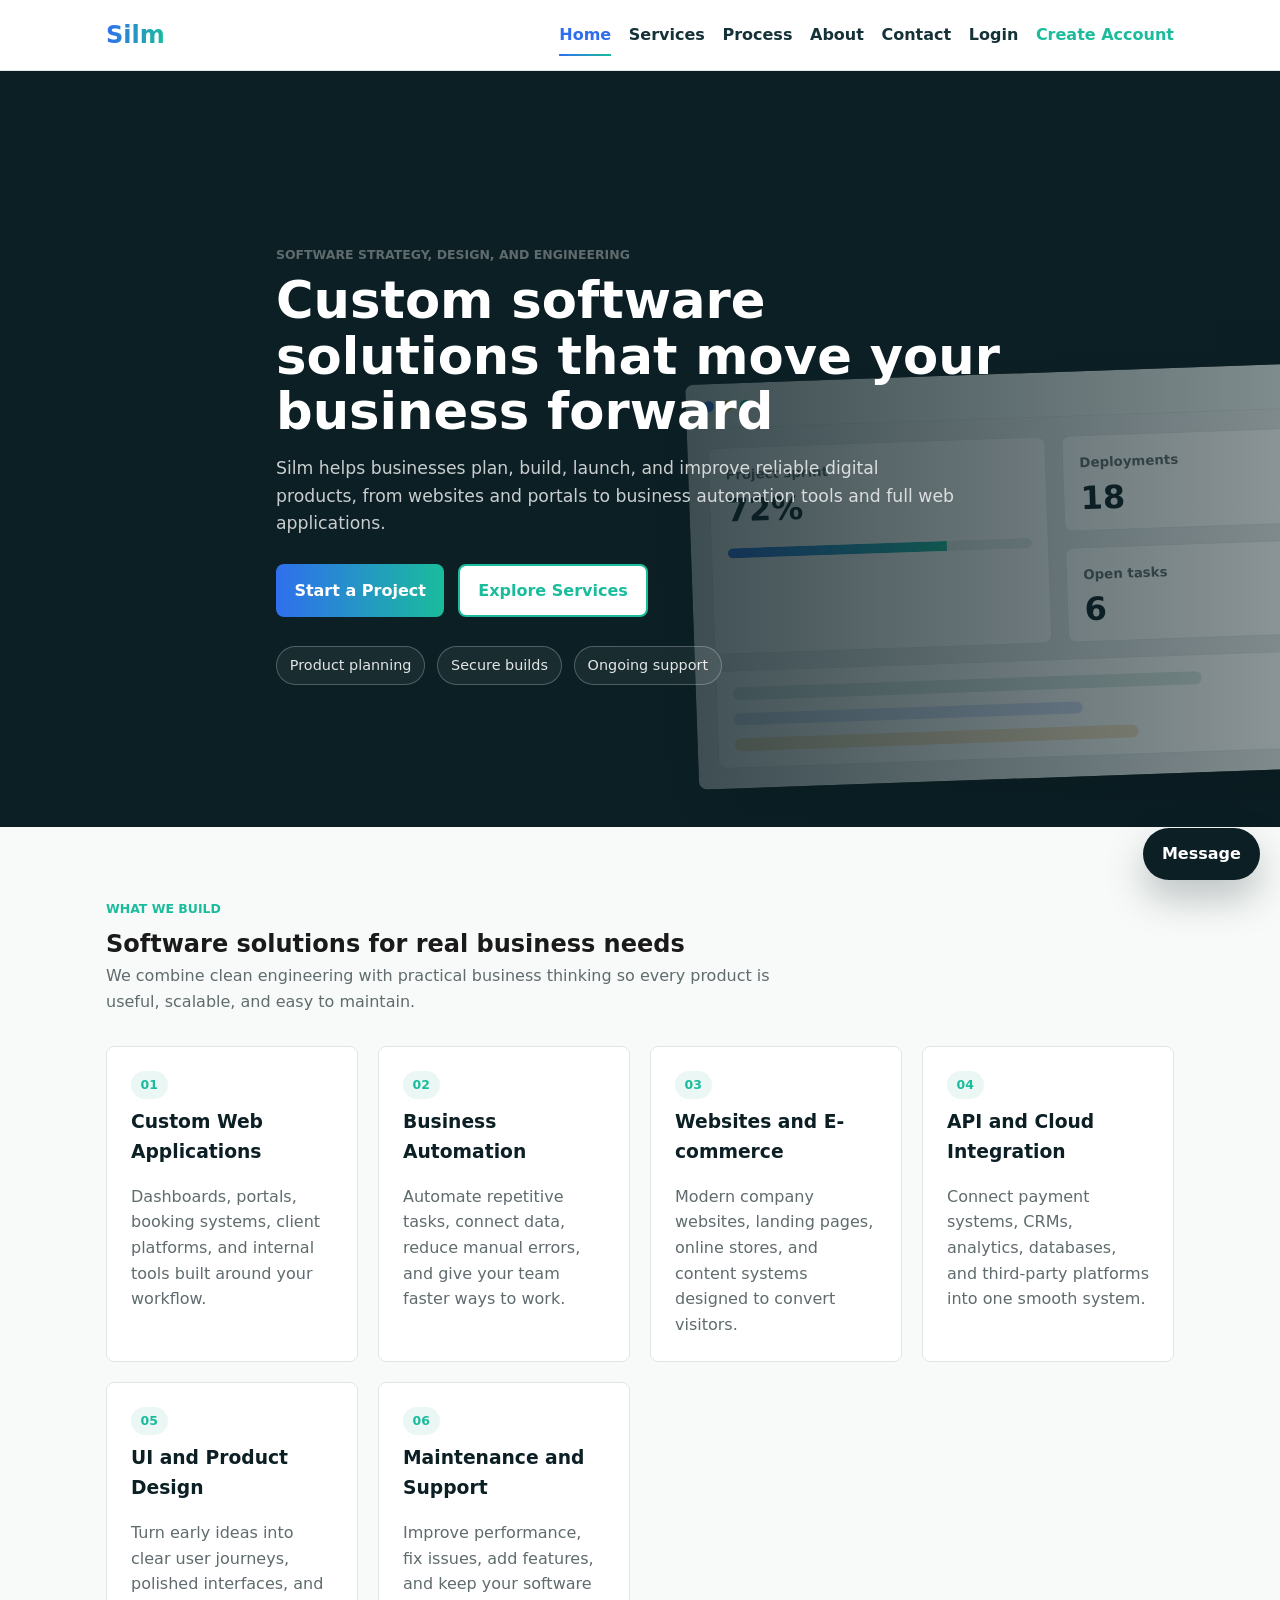
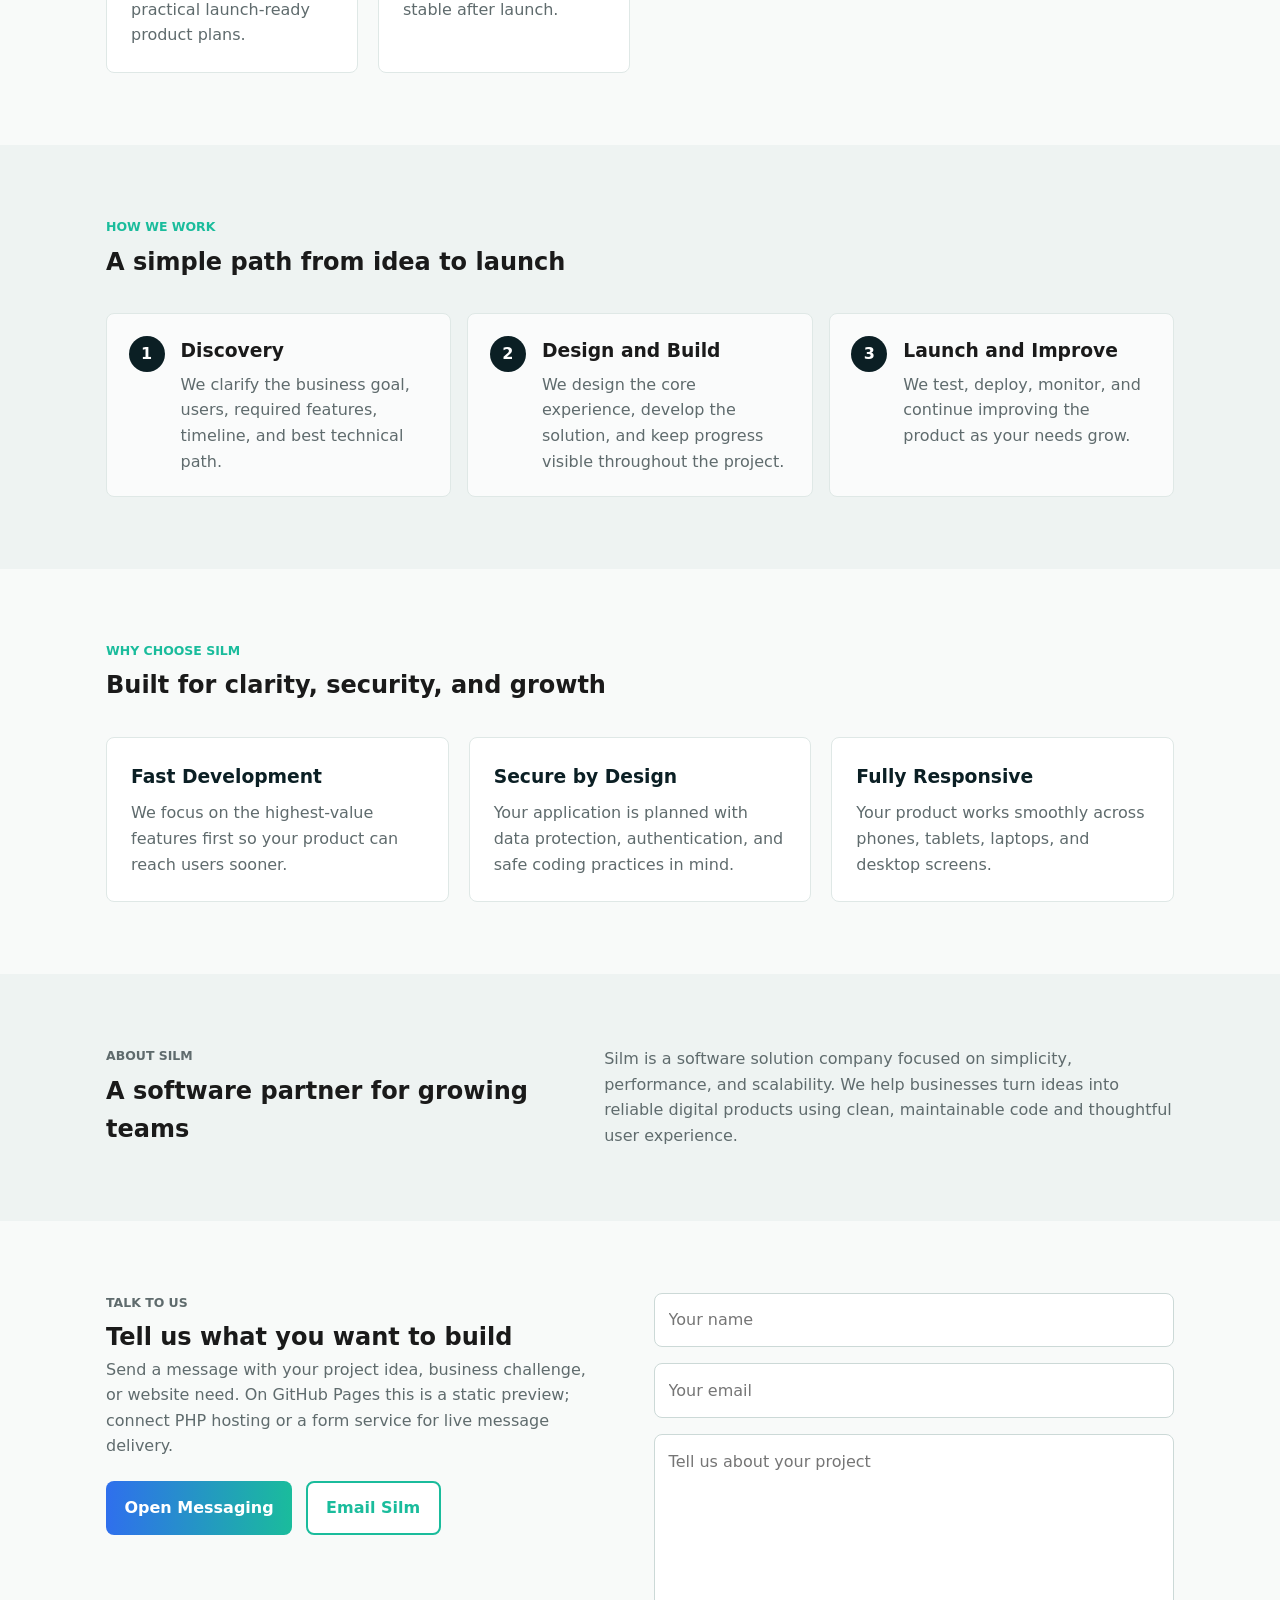
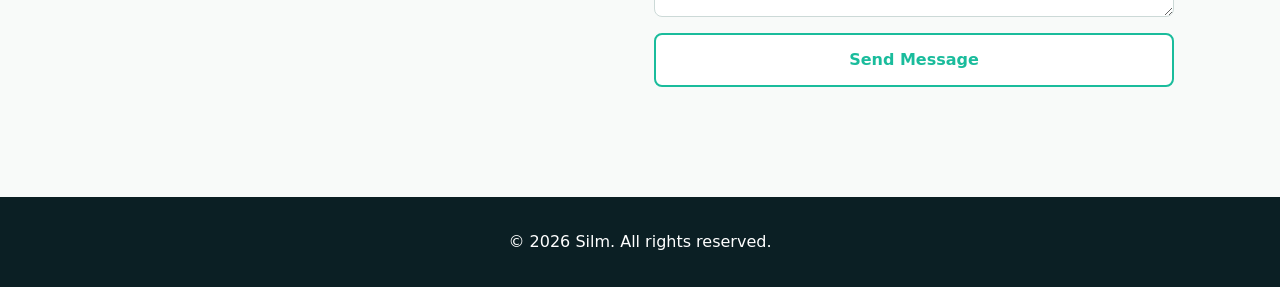
<file: index.html>
<!DOCTYPE html>
<html lang="en" data-static-site="true">
<head>
    <meta charset="UTF-8" />
    <meta name="viewport" content="width=device-width, initial-scale=1.0" />
    <title>Silm | Software Solutions Company</title>
    <link rel="stylesheet" href="styles.css" />
    <script src="script.js" defer></script>
</head>

<body>
<header class="header">
    <div class="container nav">
        <a href="#hero" class="logo-link" aria-label="Silm home">
            <h2 class="logo">Silm</h2>
        </a>

        <button class="hamburger" aria-label="Menu" aria-expanded="false">
            <span></span>
            <span></span>
            <span></span>
        </button>

        <nav>
            <ul class="nav-links">
                <li><a href="#hero">Home</a></li>
                <li><a href="#services">Services</a></li>
                <li><a href="#process">Process</a></li>
                <li><a href="#about">About</a></li>
                <li><a href="#contact">Contact</a></li>
                <li><a href="login.html" class="nav-auth">Login</a></li>
                <li><a href="account.html" class="nav-auth nav-auth-primary">Create Account</a></li>
            </ul>
        </nav>
    </div>
</header>

<div class="overlay"></div>

<main>
    <section id="hero" class="hero">
        <div class="hero-visual" aria-hidden="true">
            <div class="visual-window">
                <div class="window-bar">
                    <span></span>
                    <span></span>
                    <span></span>
                </div>
                <div class="visual-dashboard">
                    <div class="visual-panel visual-panel-large">
                        <small>Project sprint</small>
                        <strong>72%</strong>
                        <div class="progress-track"><span></span></div>
                    </div>
                    <div class="visual-panel">
                        <small>Deployments</small>
                        <strong>18</strong>
                    </div>
                    <div class="visual-panel">
                        <small>Open tasks</small>
                        <strong>6</strong>
                    </div>
                    <div class="visual-feed">
                        <span></span>
                        <span></span>
                        <span></span>
                    </div>
                </div>
            </div>
        </div>

        <div class="container hero-content">
            <p class="eyebrow">Software strategy, design, and engineering</p>
            <h1>Custom software solutions that move your business forward</h1>
            <p>
                Silm helps businesses plan, build, launch, and improve reliable digital products, from websites and portals to business automation tools and full web applications.
            </p>

            <div class="hero-actions">
                <button class="btn btn-primary" type="button" data-open-chat>Start a Project</button>
                <a class="btn btn-secondary" href="#services">Explore Services</a>
            </div>

            <div class="hero-proof" aria-label="Silm delivery strengths">
                <span>Product planning</span>
                <span>Secure builds</span>
                <span>Ongoing support</span>
            </div>
        </div>
    </section>

    <section id="services" class="section reveal">
        <div class="container">
            <div class="section-heading">
                <p class="eyebrow">What we build</p>
                <h2>Software solutions for real business needs</h2>
                <p>We combine clean engineering with practical business thinking so every product is useful, scalable, and easy to maintain.</p>
            </div>

            <div class="grid services-grid">
                <article class="card service-card reveal">
                    <span class="card-index">01</span>
                    <h3>Custom Web Applications</h3>
                    <p>Dashboards, portals, booking systems, client platforms, and internal tools built around your workflow.</p>
                </article>

                <article class="card service-card reveal">
                    <span class="card-index">02</span>
                    <h3>Business Automation</h3>
                    <p>Automate repetitive tasks, connect data, reduce manual errors, and give your team faster ways to work.</p>
                </article>

                <article class="card service-card reveal">
                    <span class="card-index">03</span>
                    <h3>Websites and E-commerce</h3>
                    <p>Modern company websites, landing pages, online stores, and content systems designed to convert visitors.</p>
                </article>

                <article class="card service-card reveal">
                    <span class="card-index">04</span>
                    <h3>API and Cloud Integration</h3>
                    <p>Connect payment systems, CRMs, analytics, databases, and third-party platforms into one smooth system.</p>
                </article>

                <article class="card service-card reveal">
                    <span class="card-index">05</span>
                    <h3>UI and Product Design</h3>
                    <p>Turn early ideas into clear user journeys, polished interfaces, and practical launch-ready product plans.</p>
                </article>

                <article class="card service-card reveal">
                    <span class="card-index">06</span>
                    <h3>Maintenance and Support</h3>
                    <p>Improve performance, fix issues, add features, and keep your software stable after launch.</p>
                </article>
            </div>
        </div>
    </section>

    <section id="process" class="section alt reveal">
        <div class="container">
            <div class="section-heading">
                <p class="eyebrow">How we work</p>
                <h2>A simple path from idea to launch</h2>
            </div>

            <div class="process-list">
                <article class="process-item">
                    <span>1</span>
                    <div>
                        <h3>Discovery</h3>
                        <p>We clarify the business goal, users, required features, timeline, and best technical path.</p>
                    </div>
                </article>

                <article class="process-item">
                    <span>2</span>
                    <div>
                        <h3>Design and Build</h3>
                        <p>We design the core experience, develop the solution, and keep progress visible throughout the project.</p>
                    </div>
                </article>

                <article class="process-item">
                    <span>3</span>
                    <div>
                        <h3>Launch and Improve</h3>
                        <p>We test, deploy, monitor, and continue improving the product as your needs grow.</p>
                    </div>
                </article>
            </div>
        </div>
    </section>

    <section id="features" class="section reveal">
        <div class="container">
            <div class="section-heading">
                <p class="eyebrow">Why choose Silm</p>
                <h2>Built for clarity, security, and growth</h2>
            </div>

            <div class="grid">
                <article class="card reveal">
                    <h3>Fast Development</h3>
                    <p>We focus on the highest-value features first so your product can reach users sooner.</p>
                </article>

                <article class="card reveal">
                    <h3>Secure by Design</h3>
                    <p>Your application is planned with data protection, authentication, and safe coding practices in mind.</p>
                </article>

                <article class="card reveal">
                    <h3>Fully Responsive</h3>
                    <p>Your product works smoothly across phones, tablets, laptops, and desktop screens.</p>
                </article>
            </div>
        </div>
    </section>

    <section id="about" class="section alt reveal">
        <div class="container about-layout">
            <div>
                <p class="eyebrow">About Silm</p>
                <h2>A software partner for growing teams</h2>
            </div>
            <p>
                Silm is a software solution company focused on simplicity, performance, and scalability. We help businesses turn ideas into reliable digital products using clean, maintainable code and thoughtful user experience.
            </p>
        </div>
    </section>

    <section id="contact" class="section reveal">
        <div class="container contact-layout">
            <div class="contact-copy">
                <p class="eyebrow">Talk to us</p>
                <h2>Tell us what you want to build</h2>
                <p>
                    Send a message with your project idea, business challenge, or website need. On GitHub Pages this is a static preview; connect PHP hosting or a form service for live message delivery.
                </p>
                <div class="contact-actions">
                    <button class="btn btn-primary" type="button" data-open-chat>Open Messaging</button>
                    <a class="btn btn-secondary" href="mailto:hello@silm.com">Email Silm</a>
                </div>
            </div>

            <form action="#" method="POST" class="form contact-form" data-async-contact>
                <input type="hidden" name="source" value="contact_form" />
                <input type="text" name="company" class="hidden-field" tabindex="-1" autocomplete="off" />
                <input type="text" name="name" placeholder="Your name" required />
                <input type="email" name="email" placeholder="Your email" required />
                <textarea name="message" rows="6" placeholder="Tell us about your project" required></textarea>
                <button class="btn btn-secondary" type="submit">Send Message</button>
                <p class="form-message" aria-live="polite"></p>
            </form>
        </div>
    </section>
</main>

<div class="chat-widget" id="message">
    <button class="chat-launcher" type="button" data-open-chat aria-label="Open messaging" aria-expanded="false">
        <span class="chat-launcher-icon">Message</span>
    </button>

    <section class="chat-panel" aria-label="Silm messaging panel" hidden>
        <div class="chat-header">
            <div>
                <p class="eyebrow">Silm messaging</p>
                <h2>Project conversation</h2>
                <p class="chat-presence">Messages stay here on this device.</p>
            </div>
            <div class="chat-header-actions">
                <button class="chat-clear" type="button" data-clear-chat>Clear</button>
                <button class="chat-close" type="button" aria-label="Close messaging">Close</button>
            </div>
        </div>

        <div class="chat-thread" aria-live="polite" data-chat-thread></div>

        <div class="quick-prompts" aria-label="Quick project prompts">
            <button type="button" data-chat-prompt="I need a company website for my business.">Company website</button>
            <button type="button" data-chat-prompt="I need a custom web application or dashboard.">Web application</button>
            <button type="button" data-chat-prompt="I want to automate part of my business workflow.">Automation</button>
        </div>

        <form action="#" method="POST" class="chat-form" data-chat-form>
            <input type="hidden" name="source" value="website_chat" />
            <input type="hidden" name="conversation_id" value="" />
            <input type="text" name="company" class="hidden-field" tabindex="-1" autocomplete="off" />
            <input type="file" class="hidden-field" data-chat-file accept="audio/*,video/*" />
            <p class="chat-profile-note">Static preview: messages are saved in this browser unless you connect a backend.</p>
            <div class="chat-field-row">
                <input type="text" name="name" placeholder="Name" required />
                <input type="email" name="email" placeholder="Email" required />
            </div>
            <select name="topic" aria-label="Project type">
                <option value="General project">General project</option>
                <option value="Website">Website</option>
                <option value="Web application">Web application</option>
                <option value="Automation">Automation</option>
                <option value="Support">Support</option>
            </select>
            <div class="chat-attachment-preview" data-attachment-preview hidden></div>
            <div class="chat-composer">
                <div class="chat-input-shell">
                    <button class="chat-tool-button" type="button" data-attach-media aria-label="Attach audio or video">+</button>
                    <textarea name="message" rows="1" placeholder="Message"></textarea>
                    <button class="chat-tool-button" type="button" data-record-voice aria-label="Record voice message">Mic</button>
                </div>
                <button class="chat-send-button" type="submit" aria-label="Send message">Send</button>
            </div>
            <p class="chat-status" aria-live="polite"></p>
        </form>
    </section>
</div>

<footer class="footer">
    <div class="container">
        <p>&copy; 2026 Silm. All rights reserved.</p>
    </div>
</footer>
</body>
</html>
</file>
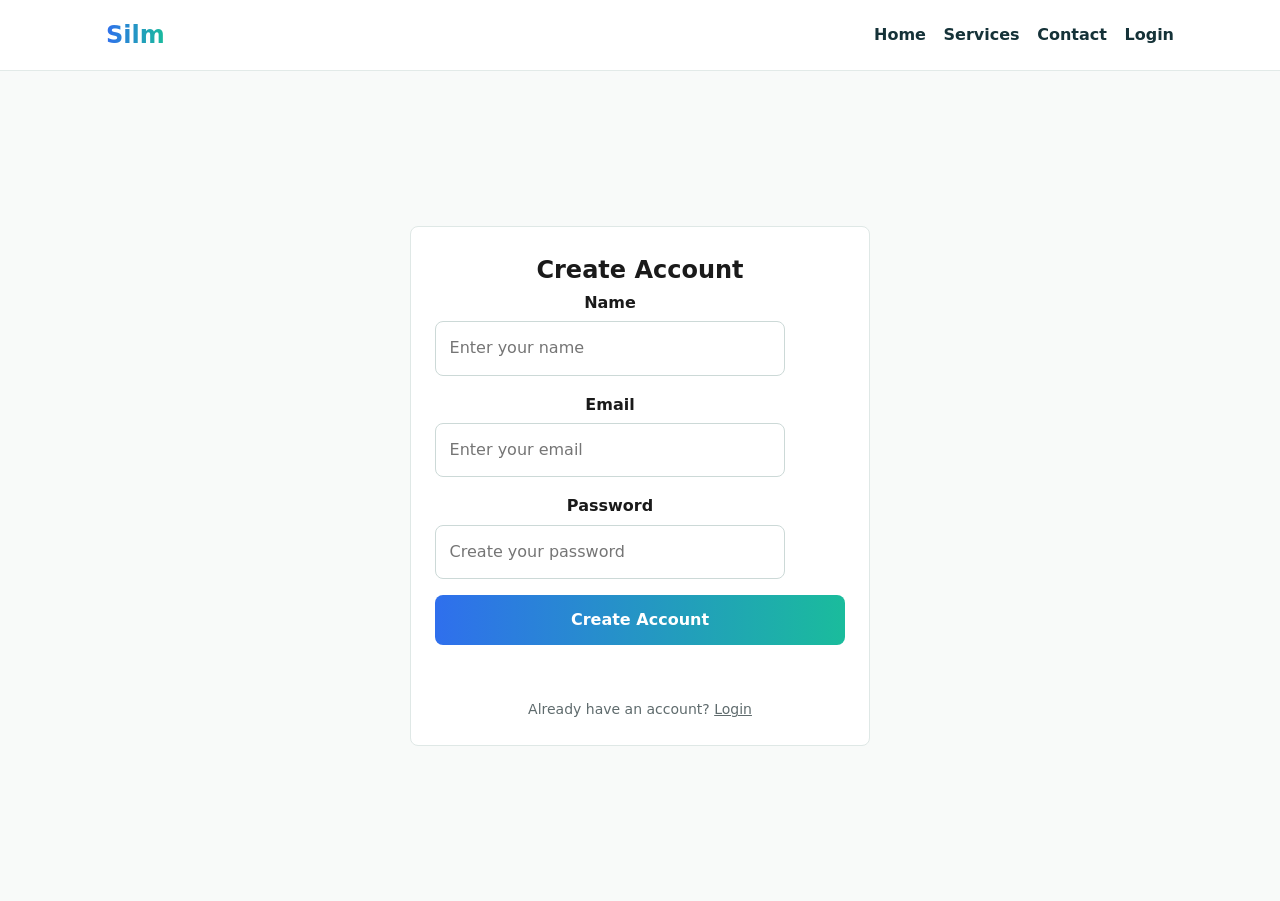
<file: account.html>
<!DOCTYPE html>
<html lang="en" data-static-site="true">
<head>
    <meta charset="UTF-8">
    <meta name="viewport" content="width=device-width, initial-scale=1.0">
    <title>Create Account | SILM</title>
    <link rel="stylesheet" href="styles.css">
    <script src="script.js" defer></script>
</head>
<body>
<header class="header">
    <div class="container nav">
        <a href="index.html" class="logo-link" aria-label="Silm home">
            <h2 class="logo">Silm</h2>
        </a>

        <button class="hamburger" aria-label="Menu" aria-expanded="false"> 
            <span></span>
            <span></span>
            <span></span>
        </button>
        <nav>
        <ul class="nav-links">
            <li><a href="index.html">Home</a></li>
            <li><a href="index.html#services">Services</a></li>
            <li><a href="index.html#contact">Contact</a></li>
            <li><a href="login.html" class="nav-auth">Login</a></li>
        </ul>
        </nav>
    </div>
</header>

<div class="overlay"></div>
<main>
    <div class="container auth-container">
        
        <div class="card auth-card">
            <h2 class="card-title">Create Account</h2>

            <form action="#" method="post" class="form fom" data-static-form="account">

                <div class="form-group">
                    <label for="name" class="form-label">Name</label><br>
                    <input type="text" name="name" id="name" class="form-input" required placeholder="Enter your name" >
                </div>

                <div class="form-group">
                    <label for="email" class="form-label">Email</label><br>
                    <input type="email" name="email" id="email" class="form-input" required  placeholder="Enter your email">
                </div>

                <div class="form-group">
                    <label for="password" class="form-label">Password</label> <br>
                    <input type="password" name="password" id="password" class="form-input" required minlength="6"  placeholder="Create your password">
                </div>

                <button type="submit" class="btn btn-primary">Create Account</button>
                <p class="form-message" aria-live="polite"></p>

            </form>

            <p class="auth-footer">
                Already have an account? <a href="login.html">Login</a>
            </p>
        </div>

    </div>
</main>
</body>
</html>
</file>
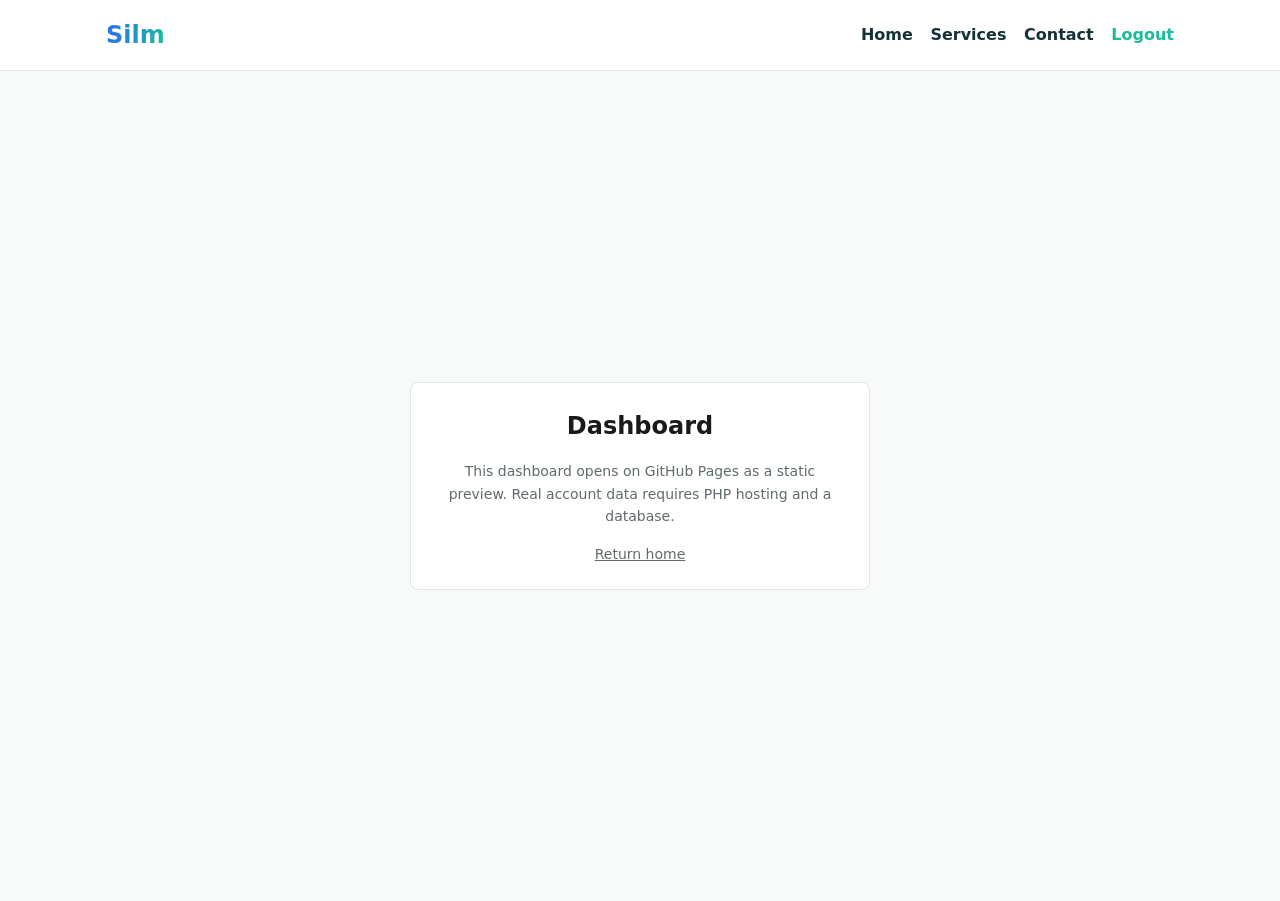
<file: dashboard.html>
<!DOCTYPE html>
<html lang="en" data-static-site="true">
<head>
    <meta charset="UTF-8">
    <meta name="viewport" content="width=device-width, initial-scale=1.0">
    <title>Dashboard | SILM</title>
    <link rel="stylesheet" href="styles.css">
    <script src="script.js" defer></script>
</head>
<body>
<header class="header">
    <div class="container nav">
        <a href="index.html" class="logo-link" aria-label="Silm home">
            <h2 class="logo">Silm</h2>
        </a>

        <button class="hamburger" aria-label="Menu" aria-expanded="false">
            <span></span>
            <span></span>
            <span></span>
        </button>

        <nav>
            <ul class="nav-links">
                <li><a href="index.html">Home</a></li>
                <li><a href="index.html#services">Services</a></li>
                <li><a href="index.html#contact">Contact</a></li>
                <li><a href="login.html" class="nav-auth nav-auth-primary">Logout</a></li>
            </ul>
        </nav>
    </div>
</header>

<div class="overlay"></div>

<main>
    <div class="container auth-container">
        <div class="card auth-card">
            <h2 class="card-title">Dashboard</h2>
            <p class="auth-footer">
                This dashboard opens on GitHub Pages as a static preview. Real account data requires PHP hosting and a database.
            </p>
            <p class="auth-footer">
                <a href="index.html">Return home</a>
            </p>
        </div>
    </div>
</main>
</body>
</html>
</file>
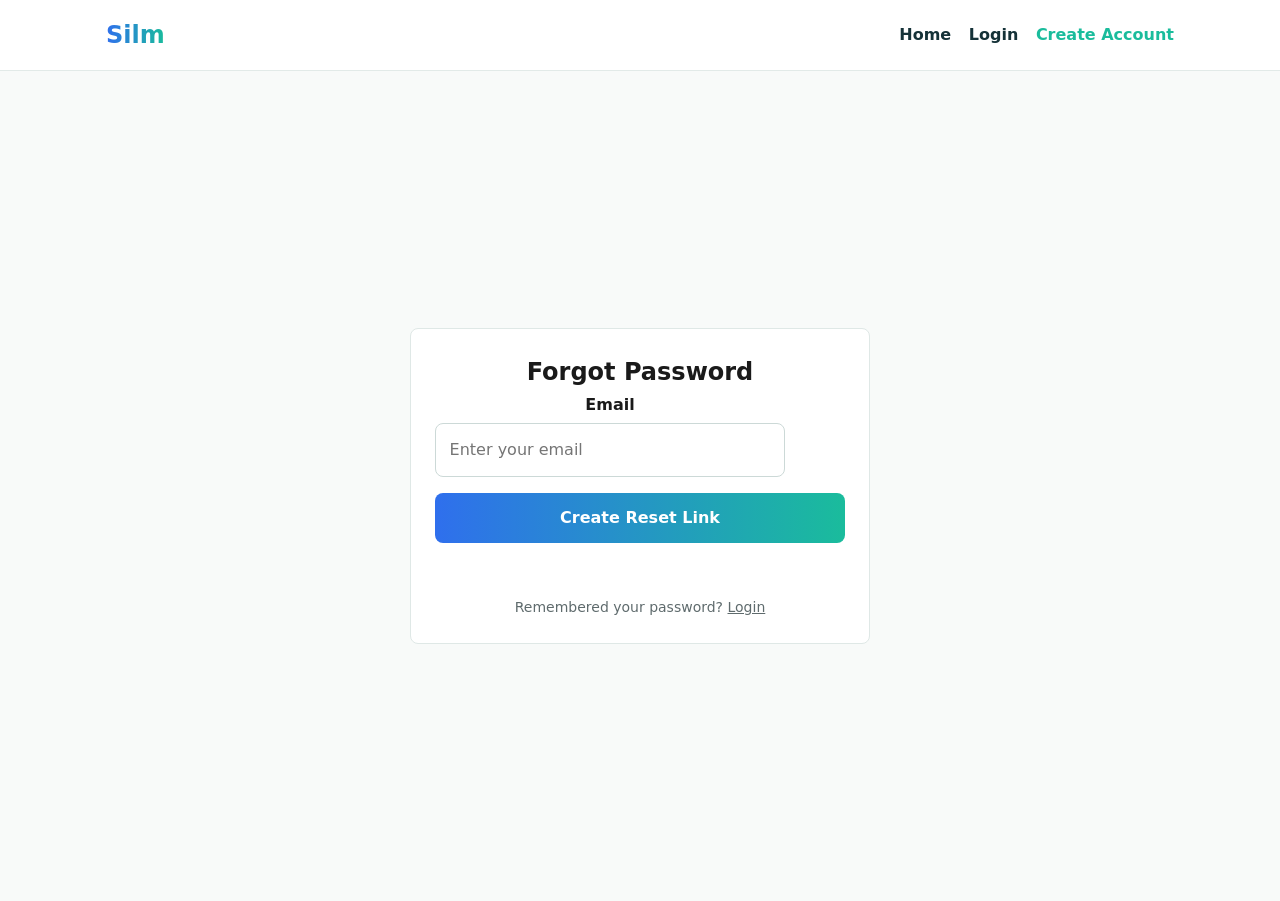
<file: forgotPassword.html>
<!DOCTYPE html>
<html lang="en" data-static-site="true">
<head>
    <meta charset="UTF-8">
    <meta name="viewport" content="width=device-width, initial-scale=1.0">
    <title>Forgot Password | SILM</title>
    <link rel="stylesheet" href="styles.css">
    <script src="script.js" defer></script>
</head>
<body>
<header class="header">
    <div class="container nav">
        <a href="index.html" class="logo-link" aria-label="Silm home">
            <h2 class="logo">Silm</h2>
        </a>

        <button class="hamburger" aria-label="Menu" aria-expanded="false">
            <span></span>
            <span></span>
            <span></span>
        </button>

        <nav>
            <ul class="nav-links">
                <li><a href="index.html">Home</a></li>
                <li><a href="login.html" class="nav-auth">Login</a></li>
                <li><a href="account.html" class="nav-auth nav-auth-primary">Create Account</a></li>
            </ul>
        </nav>
    </div>
</header>

<div class="overlay"></div>

<main>
    <div class="container auth-container">
        <div class="card auth-card">
            <h2 class="card-title">Forgot Password</h2>

            <form method="POST" class="form" data-static-form="forgot">
                <div class="form-group">
                    <label for="email" class="form-label">Email</label><br>
                    <input type="email" name="email" id="email" class="form-input" placeholder="Enter your email" required>
                </div>

                <button type="submit" class="btn btn-primary">Create Reset Link</button>
                <p class="form-message" aria-live="polite"></p>
            </form>

            <p class="auth-footer">
                Remembered your password? <a href="login.html">Login</a>
            </p>
        </div>
    </div>
</main>
</body>
</html>
</file>
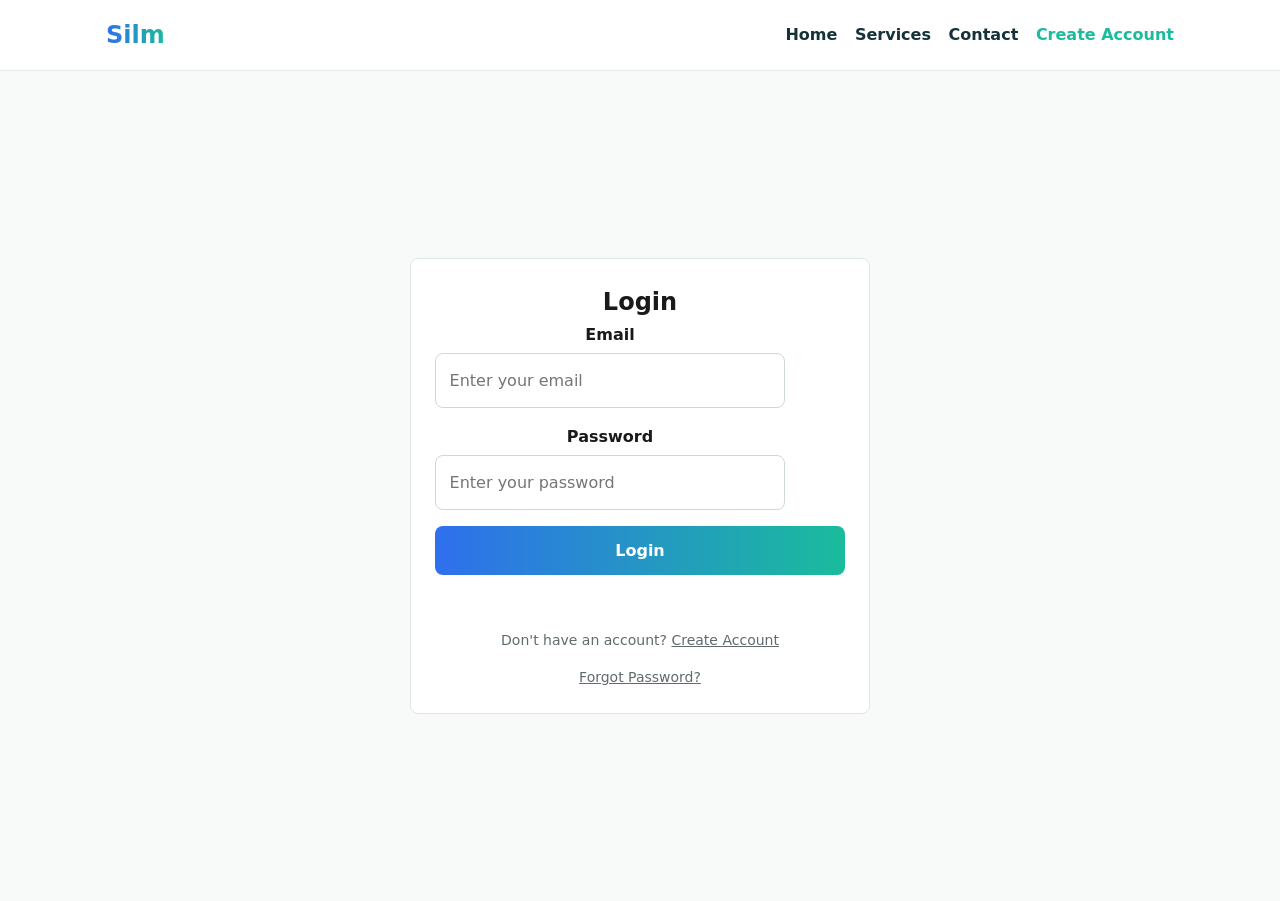
<file: login.html>
<!DOCTYPE html>
<html lang="en" data-static-site="true">
<head>
    <meta charset="UTF-8">
    <meta name="viewport" content="width=device-width, initial-scale=1.0">
    <title>Login | SILM</title>
    <link rel="stylesheet" href="styles.css">
    <script src="script.js" defer></script>
</head>
<body>
<header class="header">
    <div class="container nav">
        <a href="index.html" class="logo-link" aria-label="Silm home">
            <h2 class="logo">Silm</h2>
        </a>

        <button class="hamburger" aria-label="Menu" aria-expanded="false">
            <span></span>
            <span></span>
            <span></span>
        </button>

        <nav>
            <ul class="nav-links">
                <li><a href="index.html">Home</a></li>
                <li><a href="index.html#services">Services</a></li>
                <li><a href="index.html#contact">Contact</a></li>
                <li><a href="account.html" class="nav-auth nav-auth-primary">Create Account</a></li>
            </ul>
        </nav>
    </div>
</header>

<div class="overlay"></div>

<main>
    <div class="container auth-container">
        <div class="card auth-card">
            <h2 class="card-title">Login</h2>

            <form method="POST" class="form" data-static-form="login">
                <div class="form-group">
                    <label for="email" class="form-label">Email</label><br>
                    <input type="email" name="email" id="email" class="form-input" required placeholder="Enter your email">
                </div>

                <div class="form-group">
                    <label for="password" class="form-label">Password</label><br>
                    <input type="password" name="password" id="password" class="form-input" required placeholder="Enter your password">
                </div>

                <button type="submit" class="btn btn-primary">Login</button>
                <p class="form-message" aria-live="polite"></p>
            </form>

            <p class="auth-footer">
                Don't have an account? <a href="account.html">Create Account</a>
            </p>
            <p class="auth-footer">
                <a href="forgotPassword.html">Forgot Password?</a>
            </p>
        </div>
    </div>
</main>
</body>
</html>
</file>
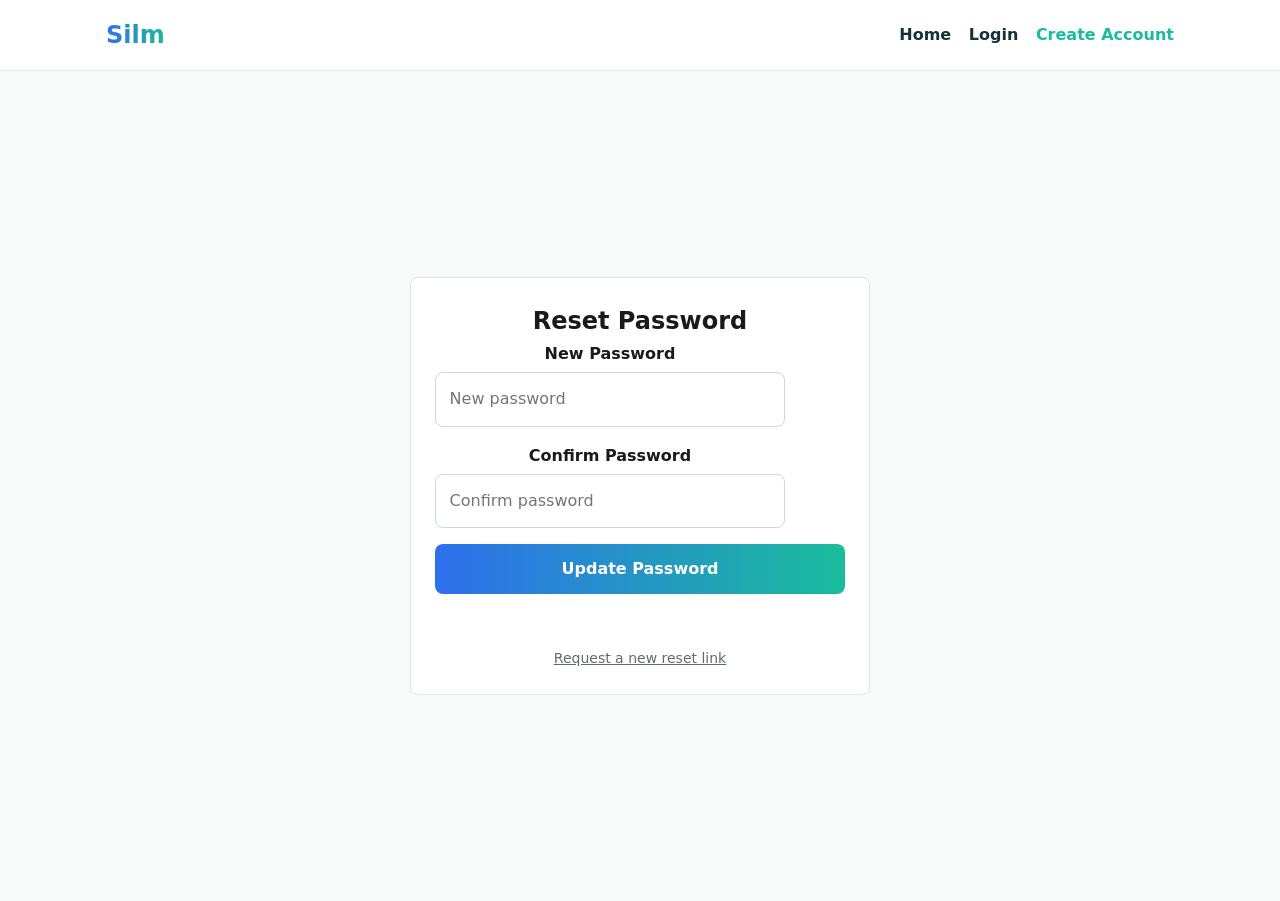
<file: resetPassword.html>
<!DOCTYPE html>
<html lang="en" data-static-site="true">
<head>
    <meta charset="UTF-8">
    <meta name="viewport" content="width=device-width, initial-scale=1.0">
    <title>Reset Password | SILM</title>
    <link rel="stylesheet" href="styles.css">
    <script src="script.js" defer></script>
</head>
<body>
<header class="header">
    <div class="container nav">
        <a href="index.html" class="logo-link" aria-label="Silm home">
            <h2 class="logo">Silm</h2>
        </a>

        <button class="hamburger" aria-label="Menu" aria-expanded="false">
            <span></span>
            <span></span>
            <span></span>
        </button>

        <nav>
            <ul class="nav-links">
                <li><a href="index.html">Home</a></li>
                <li><a href="login.html" class="nav-auth">Login</a></li>
                <li><a href="account.html" class="nav-auth nav-auth-primary">Create Account</a></li>
            </ul>
        </nav>
    </div>
</header>

<div class="overlay"></div>

<main>
    <div class="container auth-container">
        <div class="card auth-card">
            <h2 class="card-title">Reset Password</h2>

            <form method="POST" class="form" data-static-form="reset">
                <div class="form-group">
                    <label for="password" class="form-label">New Password</label><br>
                    <input type="password" name="password" id="password" class="form-input" placeholder="New password" minlength="6" required>
                </div>

                <div class="form-group">
                    <label for="confirm_password" class="form-label">Confirm Password</label><br>
                    <input type="password" name="confirm_password" id="confirm_password" class="form-input" placeholder="Confirm password" minlength="6" required>
                </div>

                <button type="submit" class="btn btn-primary">Update Password</button>
                <p class="form-message" aria-live="polite"></p>
            </form>

            <p class="auth-footer">
                <a href="forgotPassword.html">Request a new reset link</a>
            </p>
        </div>
    </div>
</main>
</body>
</html>
</file>
<file: styles.css>
/* =========================
    BRAND SYSTEM
   ========================= */

:root {
    --primary-blue: #2f6fed;
    --primary-teal: #1abc9c;
    --accent-gold: #f6b44b;
    --bg: #f8faf9;
    --bg-alt: #eef3f2;
    --dark: #0b1f24;
    --dark-soft: #153238;
    --text: #1a1a1a;
    --muted: #5f6b6d;
    --line: #dfe8e6;
    --white: #ffffff;
    --success: #167a48;
    --error: #b42318;
    --shadow: 0 18px 45px rgba(11, 31, 36, 0.12);
    --gradient: linear-gradient(90deg, var(--primary-blue), var(--primary-teal));
}

/* =========================
    RESET
   ========================= */

* {
    margin: 0;
    padding: 0;
    box-sizing: border-box;
}

html {
    scroll-behavior: smooth;
}

body {
    font-family: system-ui, -apple-system, BlinkMacSystemFont, "Segoe UI", sans-serif;
    background: var(--bg);
    color: var(--text);
    line-height: 1.6;
}

a {
    color: inherit;
}

button,
input,
textarea,
select {
    font: inherit;
}

button {
    border: 0;
}

img {
    max-width: 100%;
    display: block;
}

/* =========================
    LAYOUT
   ========================= */

.container {
    width: 100%;
    max-width: 1100px;
    margin: auto;
    padding: 0 1rem;
}

.section {
    padding: 4.5rem 0;
}

.section.alt {
    background: var(--bg-alt);
}

.section-heading {
    max-width: 700px;
}

.section-heading h2,
.contact-copy h2,
.about-layout h2 {
    margin-top: 0.35rem;
}

.section-heading p:not(.eyebrow),
.contact-copy p,
.about-layout p,
.hero-content p {
    color: var(--muted);
}

.eyebrow {
    color: var(--primary-teal);
    font-size: 0.78rem;
    font-weight: 800;
    text-transform: uppercase;
}

/* =========================
    NAVBAR
   ========================= */

.header {
    background: rgba(255, 255, 255, 0.94);
    border-bottom: 1px solid rgba(223, 232, 230, 0.9);
    position: sticky;
    top: 0;
    z-index: 1000;
    backdrop-filter: blur(14px);
    transition: box-shadow 0.3s ease;
}

.header.scrolled {
    box-shadow: 0 8px 24px rgba(11, 31, 36, 0.08);
}

.nav {
    min-height: 70px;
    display: flex;
    justify-content: space-between;
    align-items: center;
    gap: 1.25rem;
}

.logo-link {
    text-decoration: none;
}

.logo {
    font-weight: 800;
    padding: 0.3rem 0;
    display: inline-block;
    background: var(--gradient);
    -webkit-background-clip: text;
    background-clip: text;
    -webkit-text-fill-color: transparent;
}

.nav-links {
    display: flex;
    align-items: center;
    gap: 1.1rem;
    list-style: none;
}

.nav-links a {
    text-decoration: none;
    color: var(--dark-soft);
    padding: 0.5rem 0;
    position: relative;
    font-weight: 650;
}

.nav-links a:hover,
.nav-links a.active {
    color: var(--primary-blue);
}

.nav-links a::after {
    content: "";
    position: absolute;
    left: 50%;
    transform: translateX(-50%);
    bottom: -4px;
    width: 0%;
    height: 2px;
    background: var(--gradient);
    transition: width 0.3s ease;
}

.nav-links a:hover::after,
.nav-links a.active::after {
    width: 100%;
}

.nav-auth-primary {
    color: var(--primary-teal) !important;
}

.welcome-text {
    color: var(--muted);
    font-size: 0.92rem;
}

.hamburger {
    display: none;
    width: 30px;
    height: 22px;
    position: relative;
    background: none;
    cursor: pointer;
    margin-left: auto;
}

.hamburger span {
    position: absolute;
    width: 100%;
    height: 3px;
    background: var(--dark);
    left: 0;
    transition: all 0.3s ease;
}

.hamburger span:nth-child(1) {
    top: 0;
}

.hamburger span:nth-child(2) {
    top: 9px;
}

.hamburger span:nth-child(3) {
    bottom: 0;
}

.hamburger.active span:nth-child(1) {
    transform: rotate(45deg);
    top: 9px;
}

.hamburger.active span:nth-child(2) {
    opacity: 0;
}

.hamburger.active span:nth-child(3) {
    transform: rotate(-45deg);
    bottom: 9px;
}

.overlay {
    position: fixed;
    inset: 0;
    background: rgba(11, 31, 36, 0.45);
    opacity: 0;
    pointer-events: none;
    transition: opacity 0.3s ease;
    z-index: 900;
}

.overlay.show {
    opacity: 1;
    pointer-events: auto;
}

body.menu-open {
    overflow: hidden;
}

/* =========================
    HERO
   ========================= */

.hero {
    min-height: 84svh;
    position: relative;
    display: flex;
    align-items: center;
    overflow: hidden;
    background: var(--dark);
    color: var(--white);
    padding: 6.5rem 0 4.5rem;
}

.hero::before {
    content: "";
    position: absolute;
    inset: 0;
    background:
        linear-gradient(90deg, rgba(11, 31, 36, 0.94) 0%, rgba(11, 31, 36, 0.84) 44%, rgba(11, 31, 36, 0.48) 100%);
    z-index: 1;
}

.hero-content {
    max-width: 760px;
    position: relative;
    z-index: 2;
}

.hero h1 {
    max-width: 760px;
    margin-top: 0.55rem;
    margin-bottom: 1rem;
    font-size: 3.2rem;
    line-height: 1.08;
}

.hero-content > p:not(.eyebrow) {
    max-width: 680px;
    color: rgba(255, 255, 255, 0.78);
    font-size: 1.08rem;
}

.hero-actions {
    display: flex;
    flex-wrap: wrap;
    gap: 0.85rem;
    margin-top: 1.6rem;
}

.hero-proof {
    display: flex;
    flex-wrap: wrap;
    gap: 0.75rem;
    margin-top: 1.8rem;
}

.hero-proof span {
    border: 1px solid rgba(255, 255, 255, 0.24);
    color: rgba(255, 255, 255, 0.88);
    border-radius: 999px;
    padding: 0.45rem 0.8rem;
    background: rgba(255, 255, 255, 0.06);
    font-size: 0.9rem;
}

.hero-visual {
    position: absolute;
    inset: 0;
    pointer-events: none;
}

.visual-window {
    position: absolute;
    right: -2rem;
    bottom: 3rem;
    width: min(620px, 52vw);
    min-height: 390px;
    border: 1px solid rgba(255, 255, 255, 0.22);
    border-radius: 8px;
    background: rgba(248, 250, 249, 0.94);
    box-shadow: 0 35px 80px rgba(0, 0, 0, 0.28);
    overflow: hidden;
    transform: rotate(-2deg);
}

.window-bar {
    display: flex;
    gap: 0.45rem;
    padding: 1rem;
    background: #eaf0ef;
    border-bottom: 1px solid #d9e5e2;
}

.window-bar span {
    width: 0.7rem;
    height: 0.7rem;
    border-radius: 50%;
    background: var(--primary-blue);
}

.window-bar span:nth-child(2) {
    background: var(--accent-gold);
}

.window-bar span:nth-child(3) {
    background: var(--primary-teal);
}

.visual-dashboard {
    padding: 1.2rem;
    display: grid;
    grid-template-columns: 1.2fr 0.8fr;
    gap: 1rem;
}

.visual-panel,
.visual-feed {
    border: 1px solid #dfe8e6;
    border-radius: 8px;
    background: var(--white);
    padding: 1rem;
}

.visual-panel-large {
    grid-row: span 2;
}

.visual-panel small {
    display: block;
    color: var(--muted);
    font-weight: 700;
    margin-bottom: 0.5rem;
}

.visual-panel strong {
    display: block;
    color: var(--dark);
    font-size: 2rem;
    line-height: 1;
}

.progress-track {
    margin-top: 1.4rem;
    height: 0.65rem;
    background: #e7eeee;
    border-radius: 999px;
    overflow: hidden;
}

.progress-track span {
    display: block;
    width: 72%;
    height: 100%;
    background: var(--gradient);
}

.visual-feed {
    grid-column: 1 / -1;
    display: grid;
    gap: 0.8rem;
}

.visual-feed span {
    height: 0.8rem;
    border-radius: 999px;
    background: #dce9e6;
}

.visual-feed span:nth-child(1) {
    width: 86%;
}

.visual-feed span:nth-child(2) {
    width: 64%;
    background: #d8e1f7;
}

.visual-feed span:nth-child(3) {
    width: 74%;
    background: #f7e4c4;
}

/* =========================
    GRID AND CARDS
   ========================= */

.grid {
    display: grid;
    grid-template-columns: repeat(auto-fit, minmax(250px, 1fr));
    gap: 1.25rem;
    margin-top: 2rem;
}

.card {
    background: var(--white);
    padding: 1.5rem;
    border-radius: 8px;
    border: 1px solid var(--line);
    transition: transform 0.25s ease, box-shadow 0.25s ease, border-color 0.25s ease;
}

.card:hover {
    transform: translateY(-4px);
    border-color: rgba(47, 111, 237, 0.28);
    box-shadow: var(--shadow);
}

.card h3 {
    margin-bottom: 0.55rem;
    color: var(--dark);
}

.card p {
    color: var(--muted);
}

.card-title {
    text-align: center;
}

.service-card {
    display: grid;
    align-content: start;
    gap: 0.5rem;
}

.card-index {
    width: fit-content;
    border-radius: 999px;
    background: #ebf7f4;
    color: var(--primary-teal);
    font-size: 0.78rem;
    font-weight: 800;
    padding: 0.25rem 0.6rem;
}

/* =========================
    PROCESS AND ABOUT
   ========================= */

.process-list {
    display: grid;
    grid-template-columns: repeat(3, 1fr);
    gap: 1rem;
    margin-top: 2rem;
}

.process-item {
    display: flex;
    gap: 1rem;
    padding: 1.35rem;
    border: 1px solid var(--line);
    border-radius: 8px;
    background: rgba(255, 255, 255, 0.72);
}

.process-item span {
    flex: 0 0 2.25rem;
    height: 2.25rem;
    display: grid;
    place-items: center;
    border-radius: 50%;
    background: var(--dark);
    color: var(--white);
    font-weight: 800;
}

.process-item h3 {
    margin-bottom: 0.4rem;
}

.process-item p {
    color: var(--muted);
}

.about-layout,
.contact-layout {
    display: grid;
    grid-template-columns: 0.9fr 1.1fr;
    gap: 2rem;
    align-items: start;
}

.contact-layout {
    grid-template-columns: 0.95fr 1.05fr;
}

.contact-actions {
    display: flex;
    flex-wrap: wrap;
    gap: 0.85rem;
    margin-top: 1.4rem;
}

/* =========================
    BUTTONS
   ========================= */

.btn {
    min-height: 44px;
    padding: 0.75rem 1.15rem;
    border-radius: 8px;
    cursor: pointer;
    font-weight: 750;
    transition: transform 0.25s ease, box-shadow 0.25s ease, background 0.25s ease, color 0.25s ease;
    display: inline-flex;
    align-items: center;
    justify-content: center;
    text-decoration: none;
}

.btn-primary {
    background: var(--gradient);
    color: var(--white);
}

.btn-primary:hover {
    transform: translateY(-2px);
    box-shadow: 0 10px 24px rgba(47, 111, 237, 0.25);
}

.btn-secondary {
    background: var(--white);
    border: 2px solid var(--primary-teal);
    color: var(--primary-teal);
}

.btn-secondary:hover {
    background: #e8f8f5;
    transform: translateY(-2px);
}

/* =========================
    FORM
   ========================= */

.form,
.chat-form {
    width: 100%;
    display: grid;
    gap: 1rem;
}

.contact-form,
.auth-card .form {
    max-width: 520px;
}

.contact-form {
    margin-left: auto;
}

.form-group {
    width: 100%;
    max-width: 350px;
}

input,
textarea,
select {
    width: 100%;
    padding: 0.85rem;
    border: 1px solid #ccd9d7;
    border-radius: 8px;
    background: var(--white);
    color: var(--text);
}

textarea {
    resize: vertical;
}

input:focus,
textarea:focus,
select:focus {
    outline: 3px solid rgba(26, 188, 156, 0.18);
    border-color: var(--primary-teal);
}

.hidden-field {
    display: none;
}

.form-message,
.chat-status {
    min-height: 1.4rem;
    font-size: 0.95rem;
}

.form-message:not(:empty),
.chat-status:not(:empty) {
    color: var(--success);
}

.form-message.success,
.chat-status.success {
    color: var(--success);
}

.form-message.error,
.chat-status.error {
    color: var(--error);
}

/* =========================
    MESSAGING WIDGET
   ========================= */

.chat-widget {
    position: fixed;
    right: 1.25rem;
    bottom: 1.25rem;
    z-index: 1200;
}

.chat-launcher {
    min-height: 52px;
    padding: 0 1.2rem;
    border-radius: 999px;
    background: var(--dark);
    color: var(--white);
    box-shadow: 0 18px 38px rgba(11, 31, 36, 0.26);
    cursor: pointer;
    font-weight: 800;
}

.chat-launcher:hover {
    background: var(--primary-blue);
}

.chat-panel {
    position: absolute;
    right: 0;
    bottom: 4.4rem;
    width: min(430px, calc(100vw - 2rem));
    max-height: min(720px, calc(100svh - 6rem));
    display: grid;
    grid-template-rows: auto minmax(220px, 1fr) auto auto;
    gap: 0.9rem;
    overflow: hidden;
    border-radius: 8px;
    border: 1px solid var(--line);
    background: var(--white);
    box-shadow: 0 28px 80px rgba(11, 31, 36, 0.22);
}

.chat-panel[hidden] {
    display: none;
}

.chat-header {
    display: flex;
    justify-content: space-between;
    gap: 1rem;
    align-items: start;
    border-bottom: 1px solid var(--line);
    padding: 1rem 1rem 0.9rem;
}

.chat-header h2 {
    font-size: 1.2rem;
    color: var(--dark);
}

.chat-presence {
    color: var(--muted);
    font-size: 0.84rem;
}

.chat-header-actions {
    display: flex;
    gap: 0.45rem;
}

.chat-clear,
.chat-close {
    background: #edf4f3;
    color: var(--dark);
    border-radius: 999px;
    padding: 0.45rem 0.75rem;
    cursor: pointer;
    font-weight: 750;
}

.chat-clear:hover,
.chat-close:hover {
    background: #dfecea;
}

.chat-thread {
    min-height: 250px;
    max-height: 320px;
    display: flex;
    flex-direction: column;
    gap: 0.7rem;
    overflow: auto;
    padding: 1rem;
    background: #eef6f7;
    border-bottom: 1px solid var(--line);
    scroll-behavior: smooth;
}

.chat-message {
    width: 100%;
    display: flex;
    flex-direction: column;
    align-items: flex-start;
    gap: 0.25rem;
}

.chat-message-agent {
    align-items: flex-start;
}

.chat-message-user {
    align-items: flex-end;
}

.chat-bubble {
    width: fit-content;
    max-width: 78%;
    border-radius: 18px;
    padding: 0.72rem 0.82rem;
    font-size: 0.95rem;
    overflow-wrap: anywhere;
}

.chat-bubble-agent {
    background: var(--white);
    color: var(--dark);
    border: 1px solid #dce7e5;
    border-bottom-left-radius: 5px;
}

.chat-bubble-user {
    margin-left: auto;
    background: var(--gradient);
    color: var(--white);
    border-bottom-right-radius: 5px;
}

.chat-message-text {
    margin: 0;
}

.chat-media {
    display: grid;
    gap: 0.5rem;
}

.chat-media-title {
    font-size: 0.82rem;
    font-weight: 750;
}

.chat-media audio {
    width: min(240px, 62vw);
}

.chat-media video {
    width: min(260px, 62vw);
    max-height: 230px;
    border-radius: 8px;
    background: #061316;
}

.chat-meta {
    color: var(--muted);
    font-size: 0.74rem;
    padding: 0 0.35rem;
}

.quick-prompts {
    display: flex;
    flex-wrap: wrap;
    gap: 0.55rem;
    padding: 0 1rem;
}

.quick-prompts button {
    border-radius: 999px;
    background: #f4f8f7;
    border: 1px solid var(--line);
    color: var(--dark-soft);
    cursor: pointer;
    padding: 0.45rem 0.65rem;
    font-size: 0.86rem;
    font-weight: 700;
}

.quick-prompts button:hover {
    border-color: var(--primary-teal);
    color: var(--primary-teal);
}

.chat-field-row {
    display: grid;
    grid-template-columns: 1fr 1fr;
    gap: 0.65rem;
}

.chat-profile-note {
    color: var(--muted);
    font-size: 0.82rem;
}

.chat-attachment-preview {
    display: flex;
    justify-content: space-between;
    align-items: center;
    gap: 0.75rem;
    border: 1px solid var(--line);
    border-radius: 8px;
    background: #f4faf9;
    padding: 0.65rem;
}

.chat-attachment-preview[hidden] {
    display: none;
}

.chat-attachment-details {
    min-width: 0;
    display: grid;
    line-height: 1.3;
}

.chat-attachment-details span {
    color: var(--muted);
    font-size: 0.82rem;
    overflow: hidden;
    text-overflow: ellipsis;
    white-space: nowrap;
}

.chat-attachment-preview button {
    flex: 0 0 auto;
    border-radius: 999px;
    background: #e6efed;
    color: var(--dark);
    cursor: pointer;
    font-weight: 750;
    padding: 0.45rem 0.65rem;
}

.chat-form {
    padding: 0 1rem 1rem;
    gap: 0.65rem;
}

.chat-composer {
    display: grid;
    grid-template-columns: 1fr auto;
    gap: 0.55rem;
    align-items: center;
}

.chat-input-shell {
    min-height: 48px;
    display: grid;
    grid-template-columns: auto 1fr auto;
    gap: 0.35rem;
    align-items: center;
    border: 1px solid #cbdad8;
    border-radius: 999px;
    background: var(--white);
    padding: 0.25rem;
}

.chat-input-shell textarea {
    min-height: 38px;
    max-height: 110px;
    border: 0;
    border-radius: 0;
    padding: 0.45rem;
    resize: none;
}

.chat-input-shell textarea:focus {
    outline: none;
}

.chat-tool-button,
.chat-send-button {
    cursor: pointer;
    font-weight: 800;
}

.chat-tool-button {
    width: 38px;
    height: 38px;
    display: grid;
    place-items: center;
    border-radius: 50%;
    background: #eef6f5;
    color: var(--dark);
}

.chat-tool-button:hover {
    background: #dfecea;
}

.chat-tool-button.recording {
    background: #ffe8e4;
    color: var(--error);
}

.chat-send-button {
    min-width: 62px;
    height: 46px;
    border-radius: 999px;
    background: var(--primary-blue);
    color: var(--white);
    padding: 0 1rem;
}

.chat-send-button:hover {
    background: #245ed1;
}

.chat-send-button:disabled {
    cursor: wait;
    opacity: 0.72;
}

/* =========================
    FOOTER
   ========================= */

.footer {
    text-align: center;
    padding: 2rem;
    background: var(--dark);
    color: var(--white);
}

/* =========================
    ANIMATION
   ========================= */

.reveal {
    opacity: 0;
    transform: translateY(36px);
    transition: opacity 0.6s ease, transform 0.6s ease;
}

.reveal.active {
    opacity: 1;
    transform: translateY(0);
}

/* =========================
    AUTH PAGES
   ========================= */

.auth-container {
    display: flex;
    align-items: center;
    justify-content: center;
    min-height: calc(100vh - 70px);
    padding-top: 2rem;
    padding-bottom: 2rem;
}

.auth-card {
    width: min(100%, 460px);
    display: flex;
    flex-direction: column;
    align-items: center;
    text-align: center;
}

.auth-footer {
    margin-top: 15px;
    text-align: center;
    font-size: 14px;
}

.form-label {
    display: inline-block;
    margin-bottom: 0.35rem;
    font-weight: 700;
}

.form-input {
    width: 100%;
}

/* =========================
    RESPONSIVE DESIGN
   ========================= */

@media (max-width: 900px) {
    .hero h1 {
        font-size: 2.55rem;
    }

    .visual-window {
        width: min(520px, 76vw);
        right: -6rem;
        opacity: 0.74;
    }

    .nav {
        flex-direction: column;
        gap: 0.6rem;
        padding: 0.75rem 0;
    }

    .nav-links {
        flex-wrap: wrap;
        justify-content: center;
    }

    .process-list,
    .about-layout,
    .contact-layout {
        grid-template-columns: 1fr;
    }

    .contact-form {
        margin-left: 0;
    }
}

@media (max-width: 600px) {
    .nav {
        min-height: 64px;
        display: flex;
        flex-direction: row !important;
        justify-content: space-between;
        align-items: center;
        padding: 0;
    }

    .hamburger {
        display: block;
        z-index: 1100;
    }

    .nav-links {
        position: fixed;
        top: 0;
        right: 0;
        height: 100vh;
        width: 78%;
        max-width: 320px;
        flex-direction: column;
        align-items: flex-start;
        gap: 1.25rem;
        padding: 5rem 2rem 2rem;
        background: var(--white);
        transform: translateX(100%);
        transition: transform 0.35s ease;
        z-index: 1000;
        overflow-y: auto;
    }

    .nav-links li {
        opacity: 0;
        transform: translateY(-10px);
        transition: opacity 0.3s ease, transform 0.3s ease;
    }

    .nav-links.show {
        transform: translateX(0);
    }

    .nav-links.show li {
        opacity: 1;
        transform: translateY(0);
    }

    .hero {
        min-height: 80svh;
        padding: 4.5rem 0 3.25rem;
    }

    .hero::before {
        background: rgba(11, 31, 36, 0.86);
    }

    .hero h1 {
        font-size: 2rem;
        line-height: 1.14;
    }

    .hero-content > p:not(.eyebrow) {
        font-size: 1rem;
    }

    .hero-actions,
    .contact-actions {
        display: grid;
        grid-template-columns: 1fr;
    }

    .hero-proof {
        gap: 0.5rem;
    }

    .visual-window {
        width: 420px;
        right: -11rem;
        bottom: 1rem;
        min-height: 330px;
        opacity: 0.46;
    }

    .visual-dashboard {
        grid-template-columns: 1fr;
    }

    .visual-panel-large,
    .visual-feed {
        grid-column: auto;
        grid-row: auto;
    }

    .section {
        padding: 3rem 0;
    }

    .grid {
        grid-template-columns: 1fr;
    }

    .process-list {
        gap: 0.8rem;
    }

    .process-item {
        padding: 1rem;
    }

    .chat-widget {
        right: 0.85rem;
        bottom: 0.85rem;
        left: 0.85rem;
        display: grid;
        justify-items: end;
    }

    .chat-panel {
        right: 0;
        left: 0;
        width: 100%;
        bottom: 4.2rem;
        max-height: calc(100svh - 5.5rem);
    }

    .chat-thread {
        min-height: 240px;
        max-height: 42svh;
    }

    .chat-field-row {
        grid-template-columns: 1fr;
    }

    .chat-bubble {
        max-width: 88%;
    }

    .chat-composer {
        grid-template-columns: 1fr auto;
    }

    .chat-send-button {
        min-width: 56px;
        padding: 0 0.85rem;
    }
}

@media (prefers-reduced-motion: reduce) {
    *,
    *::before,
    *::after {
        scroll-behavior: auto !important;
        transition-duration: 0.01ms !important;
        animation-duration: 0.01ms !important;
        animation-iteration-count: 1 !important;
    }
}
</file>
